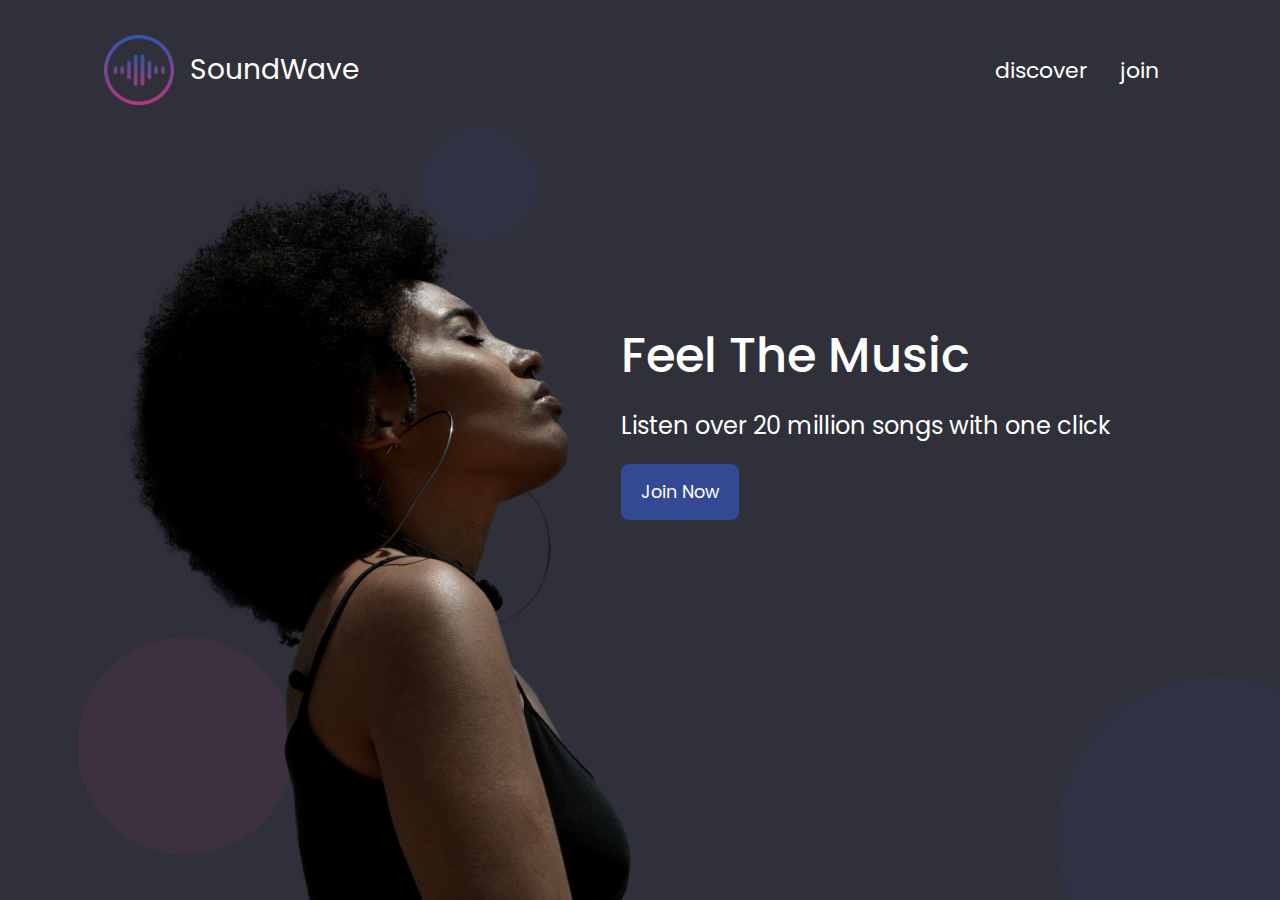
<file: index.html>
<!DOCTYPE html>
<html lang="en">
<head>
    <meta charset="UTF-8">
    <meta http-equiv="X-UA-Compatible" content="IE=edge">
    <meta name="viewport" content="width=device-width, initial-scale=1.0">
    <link rel="preconnect" href="https://fonts.gstatic.com">
    <link href="https://fonts.googleapis.com/css2?family=Poppins:wght@200;300;400;500;600;700;800;900&display=swap" rel="stylesheet">
    <link rel="stylesheet" href="style.css">
    <link rel="stylesheet" href="index.css">
    <title>SoundWave | Home</title>
</head>
<body class="container full-height-grow">
    <!--Header will be common for all pages-->
    <header>
        <a href="#" class="logo">
            <img src="./images/logo.png" alt="">
            <div class="logo-name">SoundWave</div>
        </a>
        <nav>
            <a href="discover.html" class="discover">discover</a>
            <a href="join.html" class="join">join</a>
        </nav>
    </header>
    <section class="home-main-section">
        <div class="image-wrapper">
            <div class="lady-image">
            </div>
        </div>
        <div class="call-to-action">
            <h1 class="title">Feel The Music</h1>
            <span class="sub-title">Listen over 20 million songs with one click</span>
            <a href="join.html" class="btn">Join Now</a>
        </div>
    </section>
    <div class="circle-1"></div>
    <div class="circle-2"></div>
    <div class="circle-3"></div>
</body>
</html>
</file>
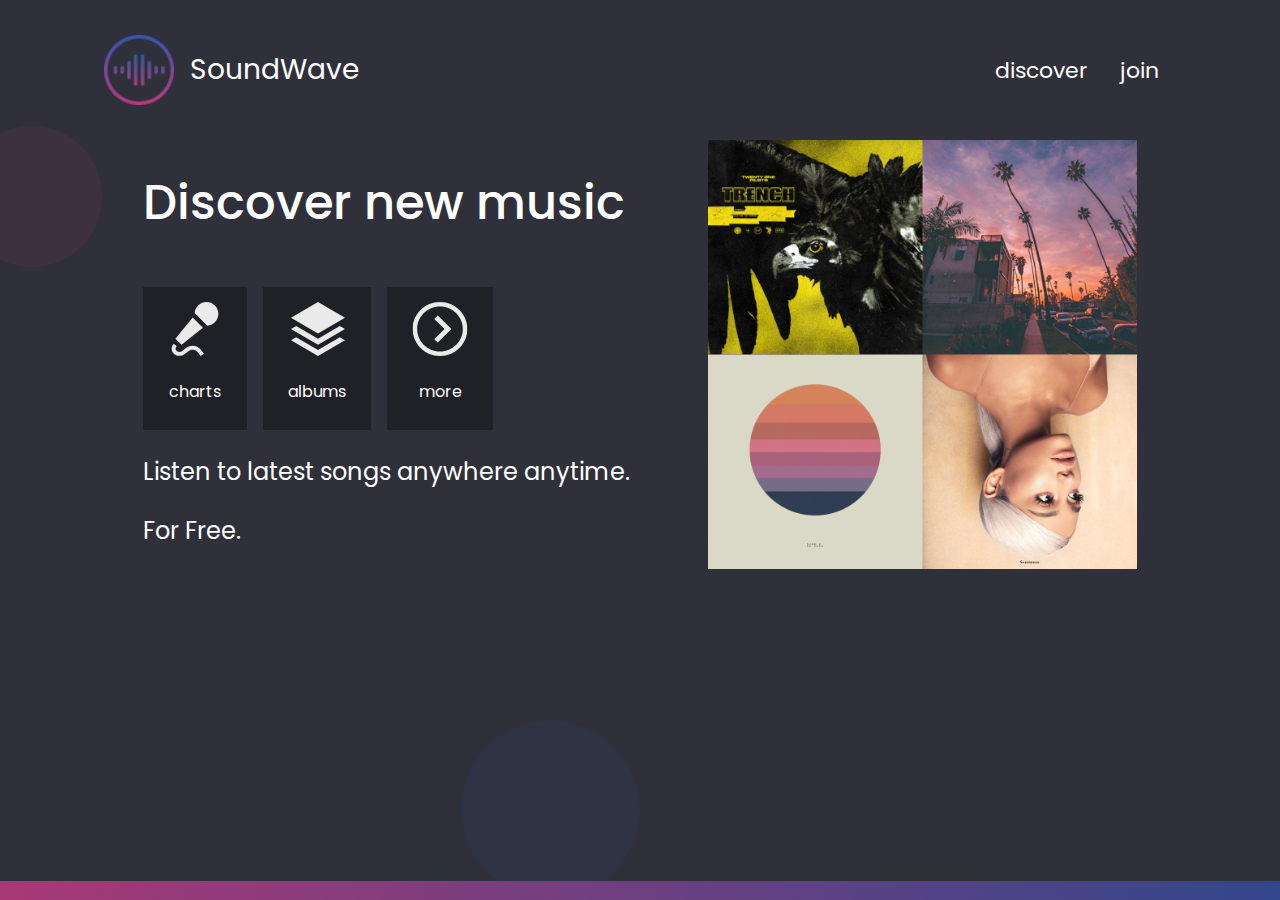
<file: discover.html>
<!DOCTYPE html>
<html lang="en">
<head>
    <meta charset="UTF-8">
    <meta http-equiv="X-UA-Compatible" content="IE=edge">
    <meta name="viewport" content="width=device-width, initial-scale=1.0">
    <link href="https://fonts.googleapis.com/css2?family=Poppins:wght@200;300;400;500;600;700;800;900&display=swap" rel="stylesheet">
    <link rel="stylesheet" href="style.css">
    <link rel="stylesheet" href="discover.css">
    <title>SoundWave | Discover</title>
</head>
<body class="full-height-grow">
    <!-- header -->
    <div class="container">
    <header>
        <a href="index.html" class="logo">
            <img src="./images/logo.png" alt="">
            <div class="logo-name">SoundWave</div>
        </a>
        <nav>
            <a href="discover.html" class="discover">discover</a>
            <a href="join.html" class="join">join</a>
        </nav>
    </header>
    <!-- discover section -->
    <section class="discover">
        <div class="left">
        <h1 class="title">Discover new music</h1>
            <div class="cards">
            <div class="mic card">
                <img src="./images/microphone.svg" alt="">
                <p>charts</p>
            </div>
            <div class="albums card">
                <img src="./images/albums.svg" alt="">
                <p>albums</p>
            </div>
            <div class="more card">
                <img src="./images/more.svg" alt="">
                <p>more</p>
            </div>
            </div>
            <p class="sub-title">Listen to latest songs anywhere anytime.</p>
            <p class="sub-title">For Free.</p>
        </div>
        <div class="right-image">
            <img src="./images/covers.jpg" alt="">
        </div>
    </section>
    <div class="circle-1"></div>
    <div class="circle-2"></div>
    </div>
    <!-- Bottom border -->
    <footer></footer>
</body>
</html>
</file>
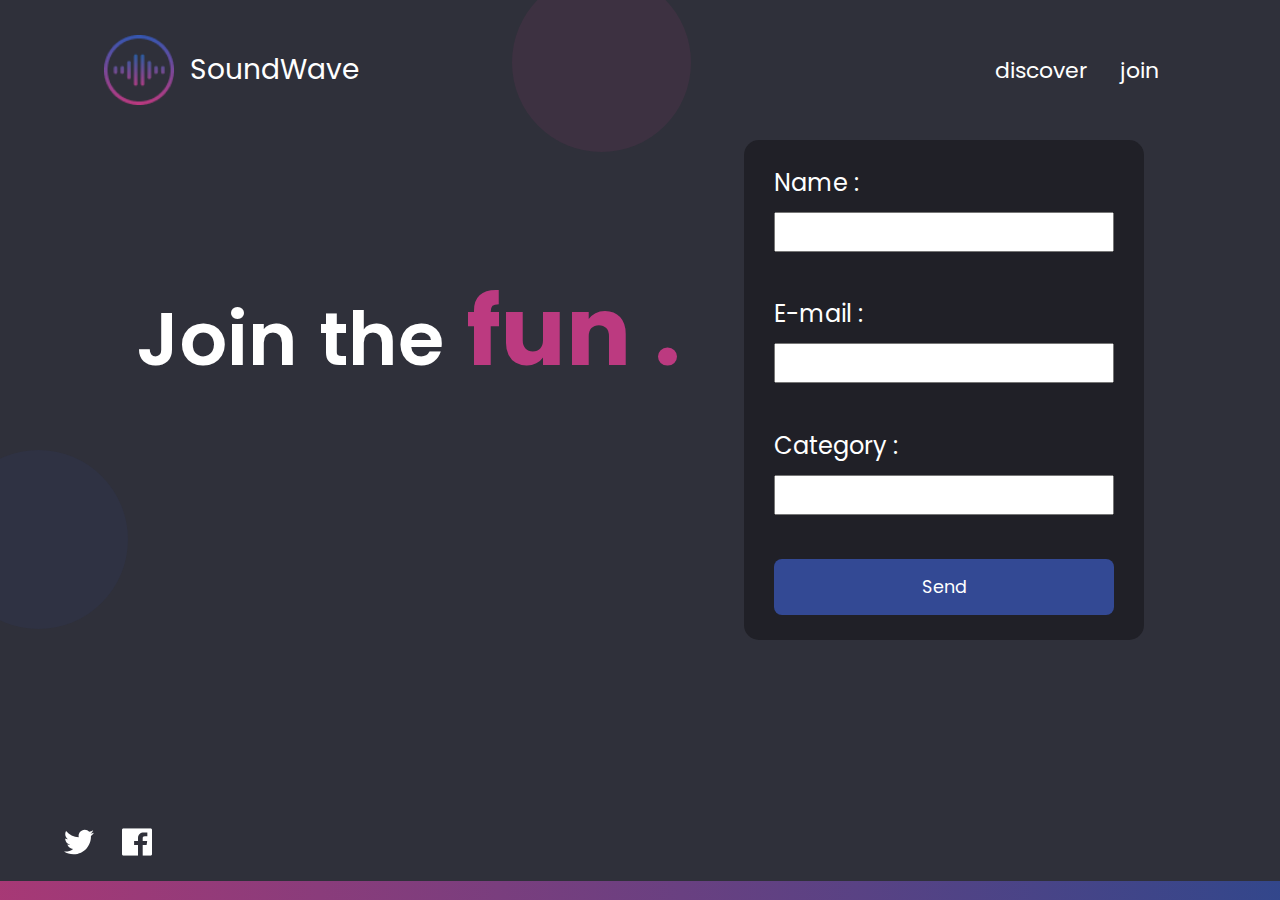
<file: join.html>
<!DOCTYPE html>
<html lang="en">
<head>
    <meta charset="UTF-8">
    <meta http-equiv="X-UA-Compatible" content="IE=edge">
    <meta name="viewport" content="width=device-width, initial-scale=1.0">
    <link href="https://fonts.googleapis.com/css2?family=Poppins:wght@200;300;400;500;600;700;800;900&display=swap" rel="stylesheet">
    <link rel="stylesheet" href="style.css">
    <link rel="stylesheet" href="join.css">
    <title>SoundWave | Join</title>
</head>
<body class="full-height-grow">
    <!--Header will be common for all pages-->
    <div class="container">
    <header>
        <a href="index.html" class="logo">
            <img src="./images/logo.png" alt="">
            <div class="logo-name">SoundWave</div>
        </a>
        <nav>
            <a href="discover.html" class="discover">discover</a>
            <a href="join.html" class="join">join</a>
        </nav>
    </header>
    <section class="join-page-main">
        <h1 class="title">Join the <span>fun .</span></h1>
        <div class="form">
            <label for="name">Name :</label>
            <input type="text" id="name">
            <label for="email">E-mail :</label>
            <input type="email" id="email">
            <label for="category">Category :</label>
            <input type="text" id="category">
            <a href="#" class="send-btn btn">Send</a>
        </div>
    </section>
    <div class="social-media">
    <span class="twitter">
       <a href="#"><img src="./images/twitter.svg" alt=""></a>
    </span>
    <span class="facebook">
        <a href="#"><img src="./images/facebook.svg" alt=""></a>
    </span>
    </div>  
    <div class="circle-1"></div>
    <div class="circle-2"></div>
</div>
    <footer></footer>
</body>
</html>
</file>
<file: style.css>
*,*::after, *::before{
    box-sizing: border-box;
    font-family: Poppins , sans-serif;
    color: #fff;
}
body{
    background-color:#2F303A;
    padding: 0;
    margin: 0;
    min-height: 100vh;
}
.container{
    width:90%;
    max-width: 1350px;
    margin: 0 auto;
    padding: 0 40px;
}
a{
    text-decoration: none;
    color: #fff;
}
.full-height-grow{
    display: flex;
    flex-direction: column;
}
header{
    display: flex;
    justify-content: space-between;
    align-items: center;
    height: 140px;
}

.logo{
    display: flex;
    align-items: center;
}
.logo img{
    width: 70px;
    height: 70px;
}
.logo .logo-name{
    margin-left: 1rem;
    font-size: 28px;
}
nav{
    display: flex;
}
nav .discover, .join{
    font-size: 22px;
    padding: 1rem;
}
nav .discover:hover, .join:hover{
    color: #999;
}
.title{
    font-weight: 500;
    font-size: 3rem;
    margin-bottom: 1rem;
    margin-top: 0;
}
.sub-title{
    font-weight: 400;
    font-size: 1.5rem;
}
.btn{
    background-color:#334994;
    padding: 15px 20px;
    font-size: 1.1rem;
    border-radius: 0.5rem;
}
</file>
<file: index.css>
.home-main-section{
    display: flex;
    align-items: stretch;
    justify-content: space-between;
    flex-grow: 1;
}
.home-main-section .image-wrapper{
    flex-grow: 1;
    display: flex;
    flex-direction: column;
    align-items: stretch;
    justify-content: flex-end;
}
.home-main-section .lady-image{
    background: url(./images/landing-page-girl.png);
    flex-grow: 1;
    max-height: 80vh;
    min-width: 40vw;
    background-repeat: no-repeat;
    background-size: contain;
    background-position: bottom left;
    margin-left: 1rem;
    z-index: 2;
}
.call-to-action{
    display: flex;
    flex-direction: column;
    align-items: flex-start;
    justify-content: flex-start;
    margin: 1rem;
    align-self: center;
    transform: translateY(-50%) translateX(-10%);
}
.btn{
    margin-top: 1.3rem;
}
@media(max-width:900px){
    .home-main-section{
        display: block;
    }
    .home-main-section .image-wrapper{
        display: none;
    }
    .call-to-action{
        margin-top: 5rem;
        transform: translateX(4%);
        align-items: flex-start;
        justify-content: center;
    }
}

.circle-1{
    width: 17vw;
    height: 17vw;
    position: absolute;
    bottom: 5%;
    left: 6%;
    border-radius: 50%;
    background-color: #BC3A80;
    opacity: 10%;
}
.circle-2{
    width: 9vw;
    height: 9vw;
    position: absolute;
    top: 14%;
    left: 33%;
    border-radius: 50%;
    background-color:#334994;
    opacity: 10%;
}
.circle-3{
    width: 25vw;
    height: 25vw;
    position: absolute;
    overflow: hidden;
    bottom:0;
    right:0;
}
.circle-3::before{
    content:'';
    width:100%;
    height: 100%;
    transform: translate(30%, 30%);
    position: absolute;
    border-radius: 50%;
    background-color:#334994;
    opacity: 10%;
}
</file>
<file: discover.css>
:root{
    --border-color: linear-gradient(to right ,rgba(188, 58, 128, 85%), rgba(51, 73, 148, 90%));
}
body{
    overflow: hidden;
}
.discover{
    display: flex;
    justify-content: space-around;
}
.left{
    display: flex;
    flex-direction: column;
    justify-content: center;
    align-items: flex-start;
}
.title{
    margin-bottom: 3rem;
}
.sub-title{
    margin-bottom: 0;
}
.cards{
    display: flex;
}
.card{
    text-align: center;
    background-color:#202027;
    padding: 15px 25px;
    padding-bottom: 10px;
    margin-right: 1rem;
}

.right-image{
    width:40%;
    height:40%;
}
.right-image img{
    width: 100%;
    height: 100%;
}

.circle-1{
    width: 11vw;
    height: 11vw;
    border-radius: 50%;
    position: absolute;
    top: 14%;
    left: -3%;
    background-color: #BC3A80;
    opacity: 10%;;
}
.circle-2{
    width: 14vw;
    height: 14vw;
    border-radius: 50%;
    position: absolute;
    top: 80%;
    right: 50%;
    background-color:#334994;
    opacity: 10%;;
}

footer{
    position: absolute;
    bottom: 0;
    width: 100vw;
    height: 19px;
    background: var(--border-color);
}
</file>
<file: join.css>
*{
    overflow: hidden;
}
:root{
    --border-color: linear-gradient(to right ,rgba(188, 58, 128, 85%), rgba(51, 73, 148, 90%));
}
.join-page-main{
    display: flex;
    justify-content: space-around;
    align-items: center;
}
.title{
    font-size: 4.7rem;
    font-weight: 600;
    word-spacing: 3.5px;
    transform: translateY(-35%);
}
.title span{
    font-size: 6rem;
    font-weight: 700;
    color: #BC3A80;
}
.form{
    width: 400px;
    height: 500px;
    display: flex;
    flex-direction: column;
    justify-content: space-between;
    align-items:stretch;
    background-color: #202027;
    border-radius: 15px;
    padding: 25px 30px;
}
.form label{
    font-size: 1.5rem;
}
.form input{
    margin-bottom: 2rem;
    padding: 8px 0;
    color: black;
}
.send-btn{
    text-align: center;
}
footer{
    position: absolute;
    bottom: 0;
    width: 100vw;
    height: 19px;
    background: var(--border-color);
}
.social-media{
    position: absolute;
    left: 5%;
    bottom: 4%;
}
.social-media img{
    width: 30px;
    height: 30px;
    margin-right: 1.5rem;
}
.circle-1{
    width: 14vw;
    height: 14vw;
    border-radius: 50%;
    background-color:#334994;
    opacity: 10%;
    position: absolute;
    top:50%;
    left: -4%;
}
.circle-2{
    width: 14vw;
    height: 14vw;
    border-radius: 50%;
    background-color:#BC3A80;
    opacity: 10%;
    position: absolute;
    top:-3%;
    left: 40%;
}
</file>
